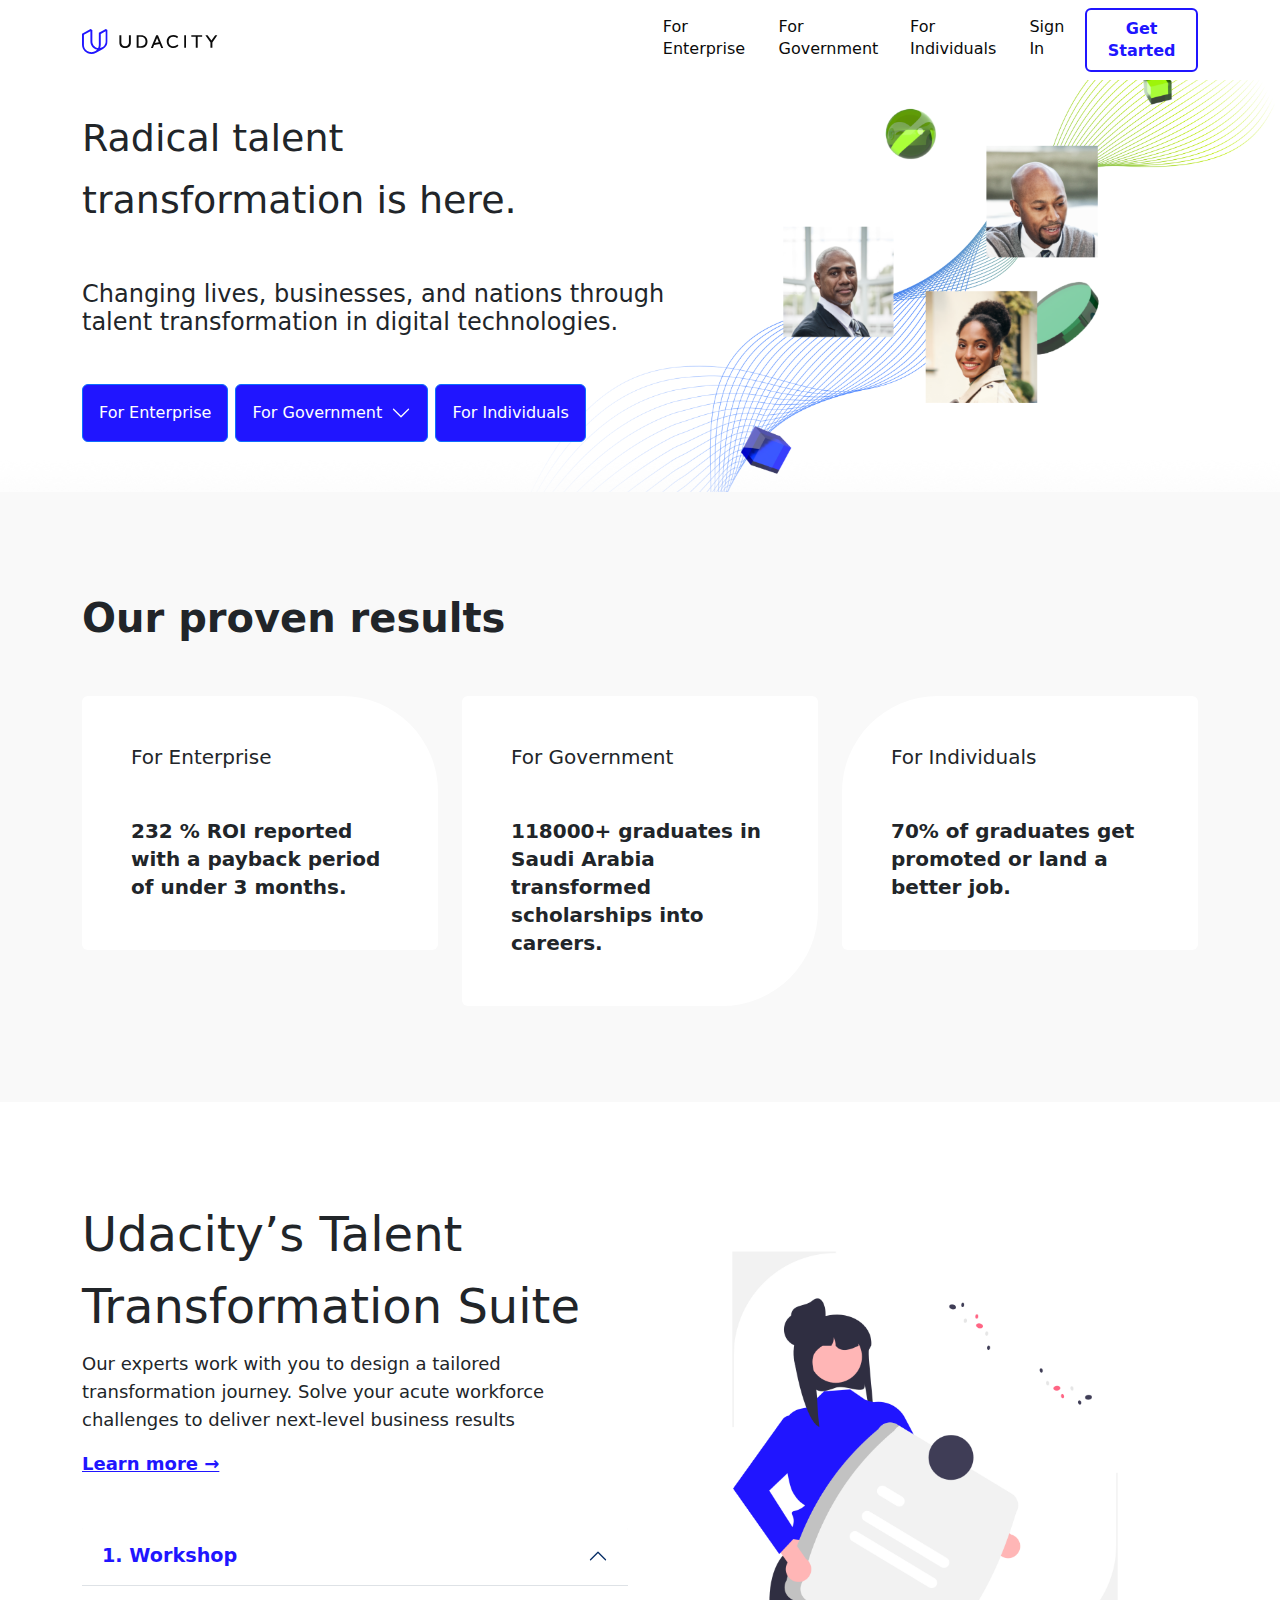
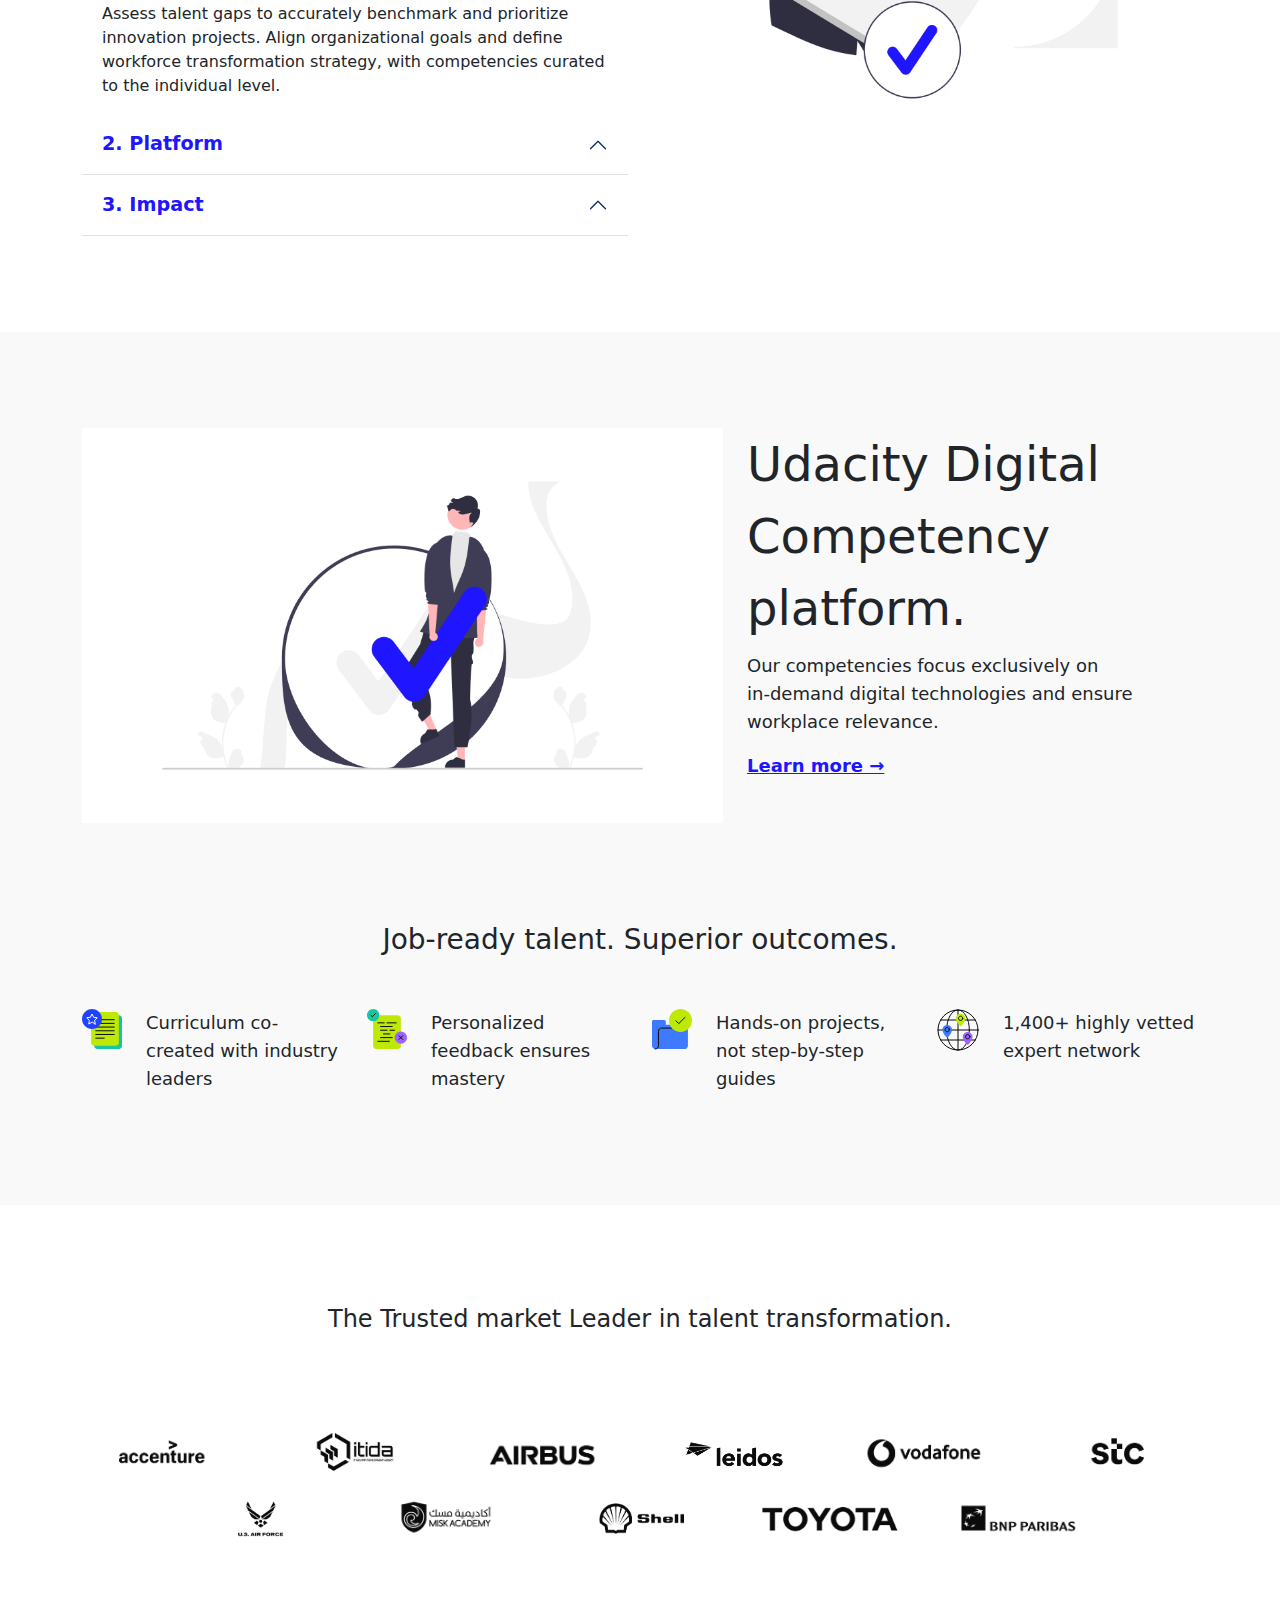
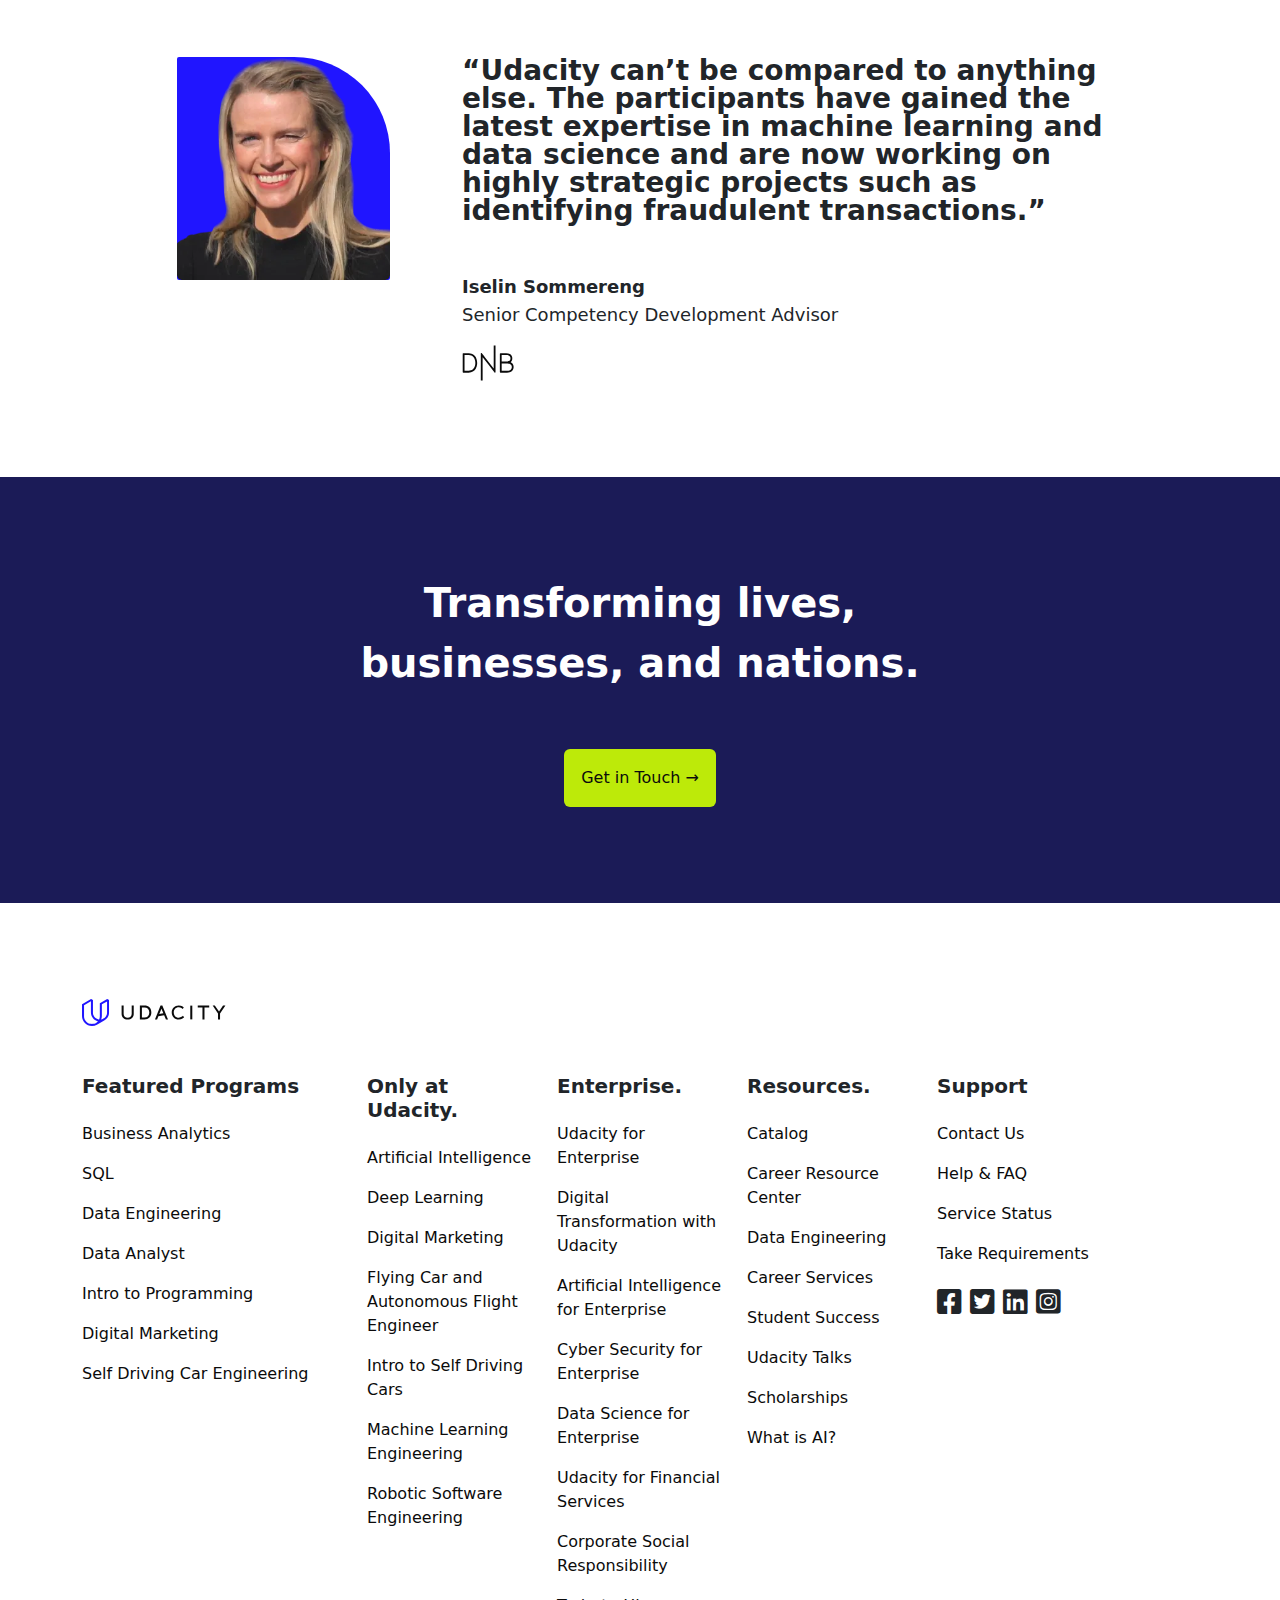
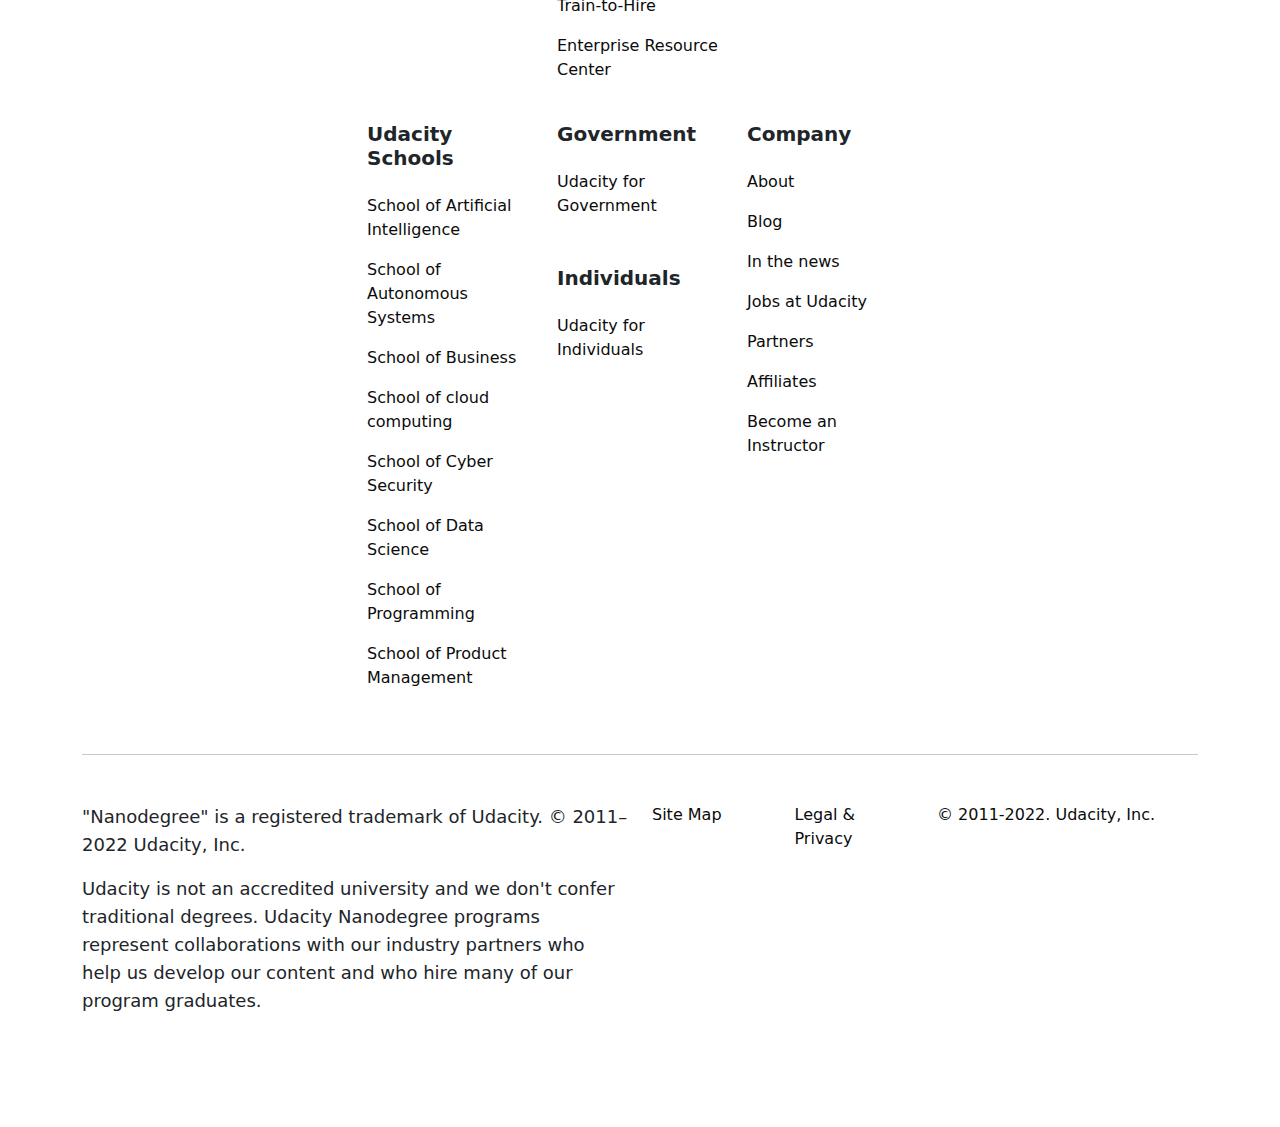
<file: index.html>
<!DOCTYPE html>
<html>
    <head>
        <meta charset="utf-8">
        <meta name="viewport" content="width=device-width, initial-scale=1.0">
        <title>Coprate Clone</title>
        <link href="public/fontawesome/css/all.min.css" rel="stylesheet">
        <link href="https://cdn.jsdelivr.net/npm/bootstrap@5.1.3/dist/css/bootstrap.min.css" rel="stylesheet" >
        <script src="https://cdn.jsdelivr.net/npm/bootstrap@5.1.3/dist/js/bootstrap.bundle.min.js"></script>
        <link rel="stylesheet" href="styles.css">
    </head>
    <body>

        <header>
            <nav class="navbar navbar-expand-md navbar-light fixed-top bg-white">
              <div class="container">
                <a class="navbar-brand" href="#">
                    <img src="logo.svg" class="img-fluid">
                </a>
                <button class="navbar-toggler" type="button" data-bs-toggle="collapse" data-bs-target="#navbarCollapse" aria-controls="navbarCollapse" aria-expanded="false" aria-label="Toggle navigation">
                  <span class="navbar-toggler-icon"></span>
                </button>
                <div class="collapse navbar-collapse" id="navbarCollapse">
                    <div>
                        &nbsp;
                    </div>
                  <ul class="navbar-nav me-auto mb-2 mb-md-0">
                    <li class="nav-item"><a class="nav-link active" aria-current="page" href="#">For Enterprise</a></li>
                    <li class="nav-item"><a class="nav-link" aria-current="page" href="#">For Government</a></li>
                    <li class="nav-item"><a class="nav-link" aria-current="page" href="#">For Individuals</a></li>
                    <li class="nav-item"><a class="nav-link" aria-current="page" href="#">Sign In</a></li>
                    <li class="nav-item"><a class="nav-link btn nav-btn" aria-current="page" href="#">Get Started</a></li>
                  </ul>
                </div>
              </div>
            </nav>
          </header>
          <section id="hero">
            <div class="container">
                <div>
                    <h1 class="heading">Radical talent <br> transformation is here.</h1>
                </div>
                <div class="tagline mt-5">
                    <p>Changing lives, businesses, and nations through <br> talent transformation in digital technologies.</p>
                </div>
                <div class="cta mt-5">
                    <div class="btn-group" role="group" aria-label="Button group with nested dropdown">
                        <button type="button" class="btn btn-primary me-2 rounded-2">For Enterprise</button>
                        <div class="btn-group me-2" role="group">
                            <button id="btnGroupDrop1" type="button" class="btn btn-primary dropdown-toggle rounded-2" data-bs-toggle="dropdown" aria-expanded="false">
                              For Government
                            </button>
                            <ul class="dropdown-menu" aria-labelledby="btnGroupDrop1">
                              <li><a class="dropdown-item" href="#">For Nations &rarr;</a></li>
                              <li><a class="dropdown-item" href="#">For Federal &rarr;</a></li>
                            </ul>
                          </div>
                        <button type="button" class="btn btn-primary rounded-2">For Individuals</button>
                      </div>
                </div>
              </div>
              </section>
              <section id="case-studies">
                <div class="container">
                  <h2 class="fs-1 fw-bold mb-5">Our proven results</h2>
                  <div class="row">
                    <div class="col-md-4">
                      <div class="card card-1 bg-white">
                        <div class="card-body p-5">
                          <h5 class="card-title">For Enterprise</h5>
                          <p class="card-text fs-5 fw-bold mt-5">232 % ROI reported with a payback period of under 3 months.</p> 
                        </div>
                      </div>  
                    </div>
                    <div class="col-md-4">
                      <div class="card card-2 bg-white">
                        <div class="card-body p-5">
                          <h5 class="card-title">For Government</h5>
                          <p class="card-text fs-5 fw-bold mt-5">118000+ graduates in Saudi Arabia transformed scholarships into careers.</p> 
                        </div>
                      </div>  
                    </div>
                    <div class="col-md-4">
                      <div class="card card-3 bg-white">
                        <div class="card-body p-5">
                          <h5 class="card-title">For Individuals</h5>
                          <p class="card-text fs-5 fw-bold mt-5">70% of graduates get promoted or land a better job.</p> 
                        </div>
                      </div>  
                    </div>
                  </div>
                </div>
              </section>
              <section id="feature">
                <div class="container">
                  <div class="row">
                    <div class="col-md-6">
                      <h2 class="heading">Udacity’s Talent Transformation Suite</h2>
                      <p>Our experts work with you to design a tailored transformation journey. Solve your acute workforce challenges to deliver next-level business results</p>
                      <p><a href="#">Learn more &rarr;</a></p>
                      <div class="accordion mt-5" id="feature-accordion">
                        <div class="accordion-item border-0 border-b">
                          <h2 class="accordion-header" id="workshop">
                            <button class="accordion-button" type="button" data-bs-toggle="collapse" data-bs-target="#workshop-collapse" aria-expanded="true" aria-controls="workshop-collapse">
                              1. Workshop
                            </button>
                          </h2>
                          <div id="workshop-collapse" class="accordion-collapse collapse show" aria-labelledby="workshop" data-bs-parent="#feature-accordion">
                            <div class="accordion-body">
                              Assess talent gaps to accurately benchmark and prioritize innovation projects. Align organizational goals and define workforce transformation strategy, with competencies curated to the individual level.
                            </div>
                          </div>
                        </div>
                        
                        <div class="accordion-item border-0 border-b">
                          <h2 class="accordion-header" id="platform">
                            <button class="accordion-button" type="button" data-bs-toggle="collapse" data-bs-target="#platform-collapse" aria-expanded="true" aria-controls="platform-collapse">
                              2. Platform
                            </button>
                          </h2>
                          <div id="platform-collapse" class="accordion-collapse collapse" aria-labelledby="platform" data-bs-parent="#feature-accordion">
                            <div class="accordion-body">
                              Easily deploy our infinitely scalable platform, optimized to enable and empower job-ready digital talent. Highly focused content—refined over 10 years with industry experts—verifies core competencies through personalized feedback.
                            </div>
                          </div>
                        </div>
                        
                        <div class="accordion-item border-0 border-b">
                          <h2 class="accordion-header" id="impact">
                            <button class="accordion-button" type="button" data-bs-toggle="collapse" data-bs-target="#impact-collapse" aria-expanded="true" aria-controls="impact-collapse">
                              3. Impact
                            </button>
                          </h2>
                          <div id="impact-collapse" class="accordion-collapse collapse" aria-labelledby="impact" data-bs-parent="#feature-accordion">
                            <div class="accordion-body">
                              Use our proven playbook to achieve targeted results that increase retention and productivity. Consistently deliver quantifiable outcomes that matter to ROI and business growth, while gaining productivity and a competitive advantage in the market.
                            </div>
                          </div>
                        </div>
                        </div>
                    </div>
                    <div class="col-md-6">
                      <div>
                        <img class="img-fluid" src="undraw_Certification_re_ifll.png">
                      </div>
                    </div>
                  </div>
                </div>
              </section>
              <section id="competency">
                <div class="container">
                  <div class="row">
                    <div class="col-md-7">
                      <div>
                        <img class="img-fluid" src="undraw_Agree_re_hor9.png">
                      </div>
                    </div>
                    <div class="col-md-5">
                      <h2 class="heading">Udacity Digital Competency platform.</h2>
                      <p>Our competencies focus exclusively on in‑demand digital technologies and ensure workplace relevance.</p>
                      <p><a href="#">Learn more &rarr;</a></p>
                    </div>
                  </div>
                  </div>
                  </section>
                  <section id="outcomes">
                    <div class="container">
                      <div class="text-center">
                        <h2 class="fs-3">Job-ready talent. Superior outcomes.</h2>
                      </div>
                  <div class="row mt-5">
                    <div class="col-md-3">
                      <div class="d-flex align-items-start">
                        <img class="me-4" src="icon-curriculum.svg">
                        <p>Curriculum co-created with industry leaders</p>
                      </div>
                    </div>
                    <div class="col-md-3">
                      <div class="d-flex align-items-start">
                        <img class="me-4" src="icon-feedback.svg">
                        <p>Personalized feedback ensures mastery</p>
                      </div>
                    </div>
                    <div class="col-md-3">
                      <div class="d-flex align-items-start">
                        <img class="me-4" src="icon-projects.svg">
                        <p>Hands-on projects, not step-by-step guides</p>
                      </div>
                    </div>
                    <div class="col-md-3">
                      <div class="d-flex align-items-start">
                        <img class="me-4" src="icon-expert-network.svg">
                        <p>1,400+ highly vetted expert network</p>
                      </div>
                    </div>
                  </div>
                </div>
              </section> 
              <section id="testimonials">
                <div class="container">
                  <div class="text-center">
                    <h2 class="fs-4"> The Trusted market Leader in talent transformation.
                    </h2>
                  </div>
                  <div class="row justify-content-center logo-cloud">
                    <div class="col-md-2">
                      <div class="d-flex align-items-center justify-content-center">
                        <img class="img-fluid" src="customer-logos-desktop3.png">
                      </div>  
                    </div>
                    <div class="col-md-2">
                      <div class="d-flex align-items-center justify-content-center">
                        <img class="img-fluid" src="itider.png">
                      </div>  
                    </div>
                    <div class="col-md-2">
                      <div class="d-flex align-items-center justify-content-center">
                        <img class="img-fluid" src="airbus.png">
                      </div>  
                    </div>
                    <div class="col-md-2">
                      <div class="d-flex align-items-center justify-content-center">
                        <img class="img-fluid" src="leidos.png">
                      </div>  
                    </div>
                    <div class="col-md-2">
                      <div class="d-flex align-items-center justify-content-center">
                        <img class="img-fluid" src="vodafone.png">
                      </div>  
                    </div>
                    <div class="col-md-2">
                      <div class="d-flex align-items-center justify-content-center">
                        <img class="img-fluid" src="stc.png">
                      </div>  
                    </div>
                    <div class="col-md-2">
                      <div class="d-flex align-items-center justify-content-center">
                        <img class="img-fluid" src="u.s-airforce.png">
                      </div>  
                    </div>
                    <div class="col-md-2">
                      <div class="d-flex align-items-center justify-content-center">
                        <img class="img-fluid" src="misc-academy.png">
                      </div>  
                    </div>
                    <div class="col-md-2">
                      <div class="d-flex align-items-center justify-content-center">
                        <img class="img-fluid" src="shell.png">
                      </div>  
                    </div>
                    <div class="col-md-2">
                      <div class="d-flex align-items-center justify-content-center">
                        <img class="img-fluid" src="toyota.png">
                      </div>  
                    </div>
                    <div class="col-md-2">
                      <div class="d-flex align-items-center justify-content-center">
                        <img class="img-fluid" src="paribas.png">
                      </div>  
                    </div>
                  </div>
                  <div class="row justify-content-center">
                    <div class="col-md-3">
                      <div class="me-5">
                        <div class="testimonial-img">
                          <img class="img-fluid pt-8" src="headshot-iselin-sommereng.webp">
                        </div>

                      </div>
                    </div>
                    <div class="col-md-7">
                      <p class="fs-3 fw-bold mt-3 mt-sm-0">“Udacity can’t be compared to anything else. The participants have gained the latest expertise in machine learning and data science and are now working on highly strategic projects such as identifying fraudulent transactions.”</p>
                      <div class="mt-5">
                        <p class="fw-bold mb-0">Iselin Sommereng</p>
                        <p>Senior Competency Development Advisor</p>
                      </div>
                      <div>
                        <img src="logo-dnb.svg">
                      </div>
                    </div>
                  </div>
                </div>
              </section>
              <section id="contact">
                  <div class="container">
                    <div class="text-center">
                      <h2 class="fw-bold fs-1 text-white headinggit">Transforming lives,<br>businesses, and nations.</h2>
                    </div>
                    <div class="text-center pt-5">
                      <div class="">
                        <button type="button" class="btn btn-green-yellow">Get in Touch &rarr;</button>
                      </div>
                    </div>
                  </div>
              </section>
              <footer>
                <div class="container">
                  <div>
                    <a class="logo-2" href="#">
                      <img src="logo.svg" class="img-fluid">
                  </a>
                  </div>
                  <div class="row mt-5 justify-content-center">
                    <div class="col-md-3">
                      <h5 class="fw-bold mb-4">Featured Programs</h5>
                      <ul class="list-unstyled">
                        <li class="mb-3"><a href="#">Business Analytics</a></li>
                        <li class="mb-3"><a href="#">SQL</a></li>
                        <li class="mb-3"><a href="#">Data Engineering</a></li>
                        <li class="mb-3"><a href="#">Data Analyst</a></li>
                        <li class="mb-3"><a href="#">Intro to Programming</a></li>
                        <li class="mb-3"><a href="#">Digital Marketing</a></li>
                        <li class="mb-3"><a href="#">Self Driving Car Engineering</a></li>
                      </ul>
                    </div>
                    <div class="col-md-2">
                      <h5 class="fw-bold mb-4">Only at Udacity.</h5>
                      <ul class="list-unstyled">
                        <li class="mb-3"><a href="#">Artificial Intelligence</a></li>
                        <li class="mb-3"><a href="#">Deep Learning</a></li>
                        <li class="mb-3"><a href="#">Digital Marketing</a></li>
                        <li class="mb-3"><a href="#">Flying Car and Autonomous Flight Engineer</a></li>
                        <li class="mb-3"><a href="#">Intro to Self Driving Cars</a></li>
                        <li class="mb-3"><a href="#">Machine Learning Engineering</a></li>
                        <li class="mb-3"><a href="#">Robotic Software Engineering</a></li>
                      </ul>
                    </div>
                    <div class="col-md-2">
                      <h5 class="fw-bold mb-4">Enterprise.</h5>
                      <ul class="list-unstyled">
                        <li class="mb-3"><a href="#">Udacity for Enterprise</a></li>
                        <li class="mb-3"><a href="#">Digital Transformation with Udacity</a></li>
                        <li class="mb-3"><a href="#">Artificial Intelligence for Enterprise</a></li>
                        <li class="mb-3"><a href="#">Cyber Security for Enterprise</a></li>
                        <li class="mb-3"><a href="#">Data Science for Enterprise</a></li>
                        <li class="mb-3"><a href="#">Udacity for Financial Services</a></li>
                        <li class="mb-3"><a href="#">Corporate Social Responsibility</a></li>
                        <li class="mb-3"><a href="#">Train-to-Hire</a></li>
                        <li class="mb-3"><a href="#">Enterprise Resource Center</a></li>
                      </ul>
                    </div>
                    <div class="col-md-2">
                      <h5 class="fw-bold mb-4">Resources.</h5>
                      <ul class="list-unstyled">
                        <li class="mb-3"><a href="#">Catalog</a></li>
                        <li class="mb-3"><a href="#">Career Resource Center</a></li>
                        <li class="mb-3"><a href="#">Data Engineering</a></li>
                        <li class="mb-3"><a href="#">Career Services</a></li>
                        <li class="mb-3"><a href="#">Student Success</a></li>
                        <li class="mb-3"><a href="#">Udacity Talks</a></li>
                        <li class="mb-3"><a href="#">Scholarships</a></li>
                        <li class="mb-3"><a href="#">What is AI?</a></li>
                      </ul>
                    </div>
                    <div class="col-md-3">
                      <h5 class="fw-bold mb-4">Support</h5>
                      <ul class="list-unstyled">
                        <li class="mb-3"><a href="#">Contact Us</a></li>
                        <li class="mb-3"><a href="#">Help & FAQ</a></li>
                        <li class="mb-3"><a href="#">Service Status</a></li>
                        <li class="mb-3"><a href="#">Take Requirements</a></li>
                      </ul>
                      <div class="mt-3">
                        <nav class="d-flex">
                          <a class="me-2 fs-3 text-dark" href="#"><i class="fab fa-facebook-square"></i></a>
                          <a class="me-2 fs-3 text-dark" href="#"><i class="fab fa-twitter-square"></i></a>
                          <a class="me-2 fs-3 text-dark" href="#"><i class="fab fa-linkedin"></i></a>
                          <a class="me-2 fs-3 text-dark" href="#"><i class="fab fa-instagram-square"></i></a>
                        </nav>
                      </div>
                    </div>
                  </div>
                  <div class="row mt-4 justify-content-center">
                    <div class="col-md-2">
                      <h5 class="fw-bold mb-4">Udacity Schools</h5>
                      <ul class="list-unstyled">
                        <li class="mb-3"><a href="#">School of Artificial Intelligence</a></li>
                        <li class="mb-3"><a href="#">School of Autonomous Systems</a></li>
                        <li class="mb-3"><a href="#">School of Business</a></li>
                        <li class="mb-3"><a href="#">School of cloud computing</a></li>
                        <li class="mb-3"><a href="#">School of Cyber Security</a></li>
                        <li class="mb-3"><a href="#">School of Data Science</a></li>
                        <li class="mb-3"><a href="#">School of Programming</a></li>
                        <li class="mb-3"><a href="#">School of Product Management</a></li>
                      </ul>
                    </div>
                    <div class="col-md-2">
                      <div>
                        <h5 class="fw-bold mb-4">Government</h5>
                      <ul class="list-unstyled">
                        <li class="mb-3"><a href="#">Udacity for Government</a></li>
                      </ul>
                      </div>
                      <div class="mt-5">
                        <h5 class="fw-bold mb-4">Individuals</h5>
                      <ul class="list-unstyled">
                        <li class="mb-3"><a href="#">Udacity for Individuals</a></li>
                      </ul>
                      </div>
                    </div>
                    <div class="col-md-2">
                      <h5 class="fw-bold mb-4">Company</h5>
                      <ul class="list-unstyled">
                        <li class="mb-3"><a href="#">About</a></li>
                        <li class="mb-3"><a href="#">Blog</a></li>
                        <li class="mb-3"><a href="#">In the news</a></li>
                        <li class="mb-3"><a href="#">Jobs at Udacity</a></li>
                        <li class="mb-3"><a href="#">Partners</a></li>
                        <li class="mb-3"><a href="#">Affiliates</a></li>
                        <li class="mb-3"><a href="#">Become an Instructor</a></li>
                      </ul>
                    </div>
                  </div>
                </div>
                <div class="container">
                  <hr class="my-5">
                </div>
                <div class="container">
                  <div class="row">
                    <div class="col-md-6 text-xm">
                      <p>"Nanodegree" is a registered trademark of Udacity. &copy; 2011–2022 Udacity, Inc.</p>
                      <p>Udacity is not an accredited university and we don't confer traditional degrees. Udacity Nanodegree programs represent collaborations with our industry partners who help us develop our content and who hire many of our program graduates.</p>
                    </div>
                    <div class="col-md-6">
                      <div class="row">
                        <div class="col-md-12">
                          <div class="row">
                            <div class="col-md-3">
                              <a href="#">Site Map</a>
                            </div>
                            <div class="col-md-3">
                              <a href="#">Legal & Privacy</a>
                            </div>
                            <div class="col-md-6">
                              <a href="#">&copy; 2011-2022. Udacity, Inc.</a>
                            </div>
                          </div>
                        </div>
                      </div>
                    </div>
                  </div>
                </div>
              </footer>
    </body>
</html>
</file>
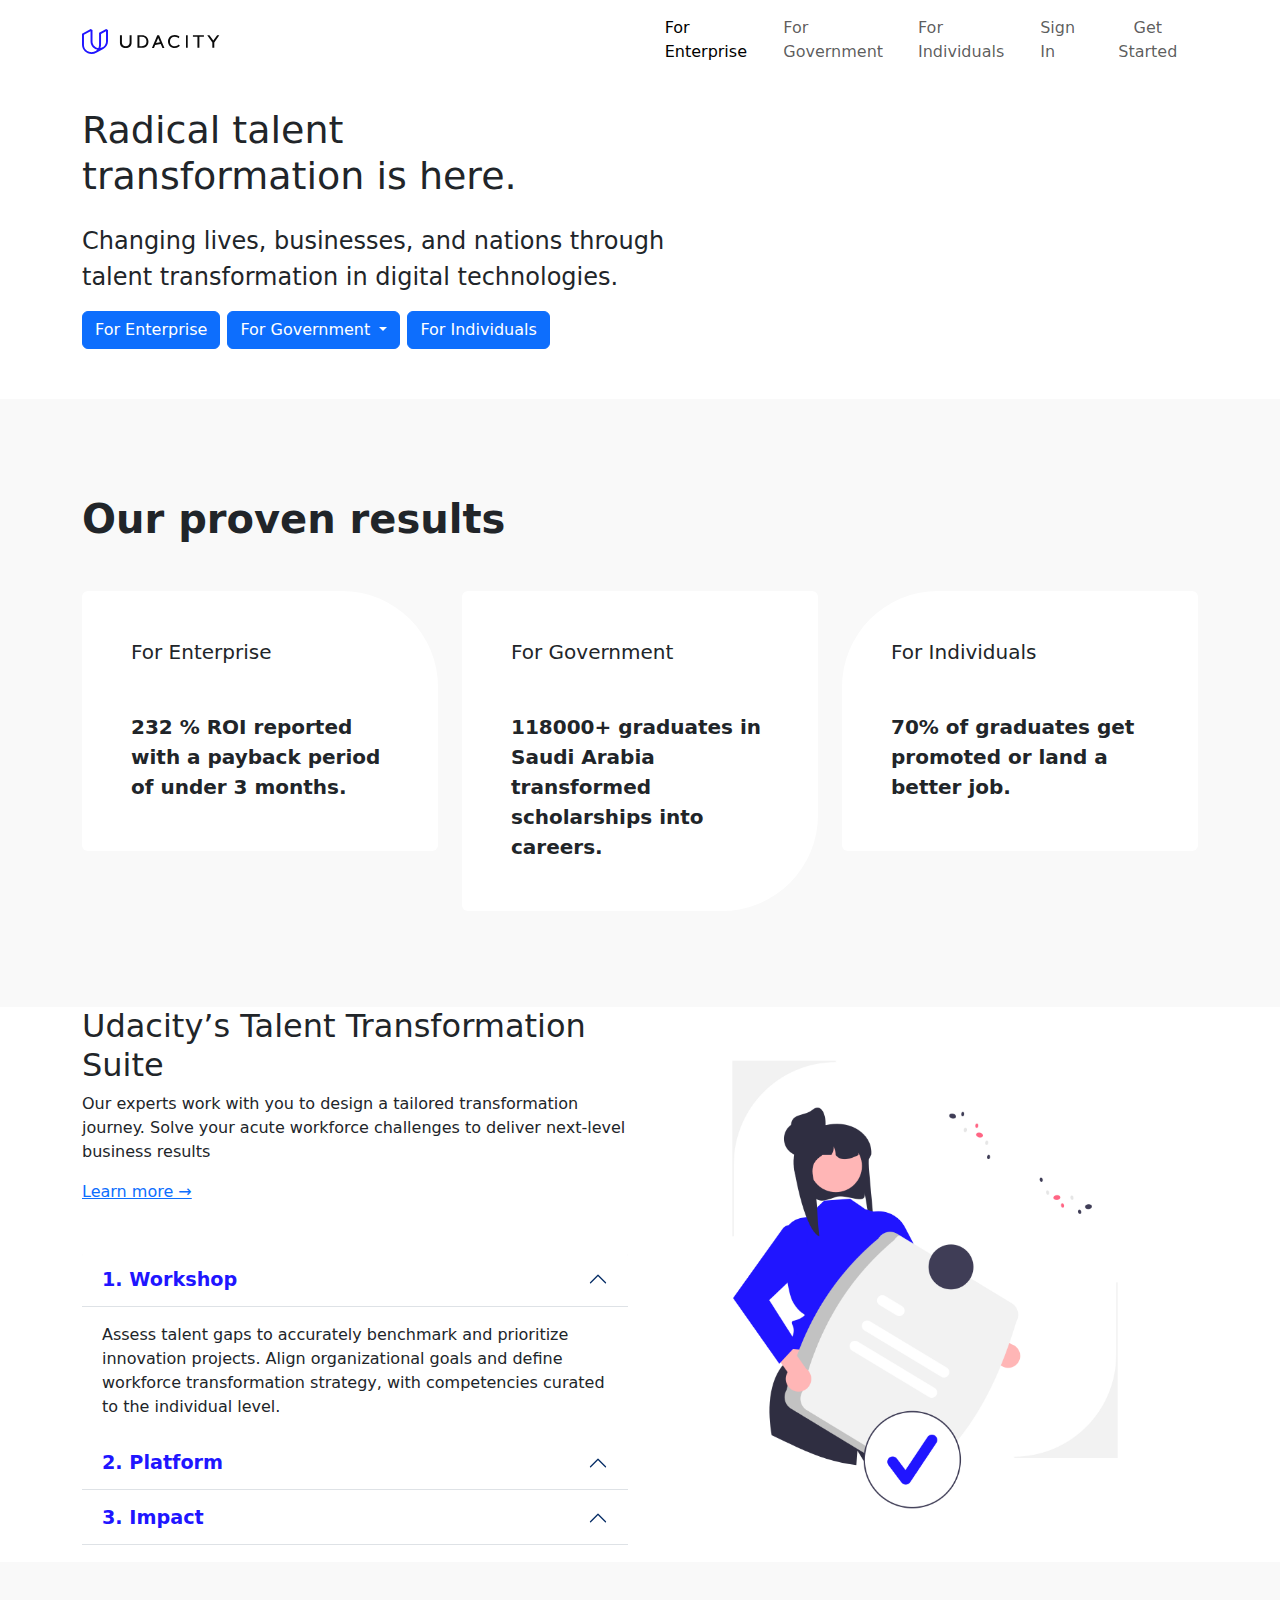
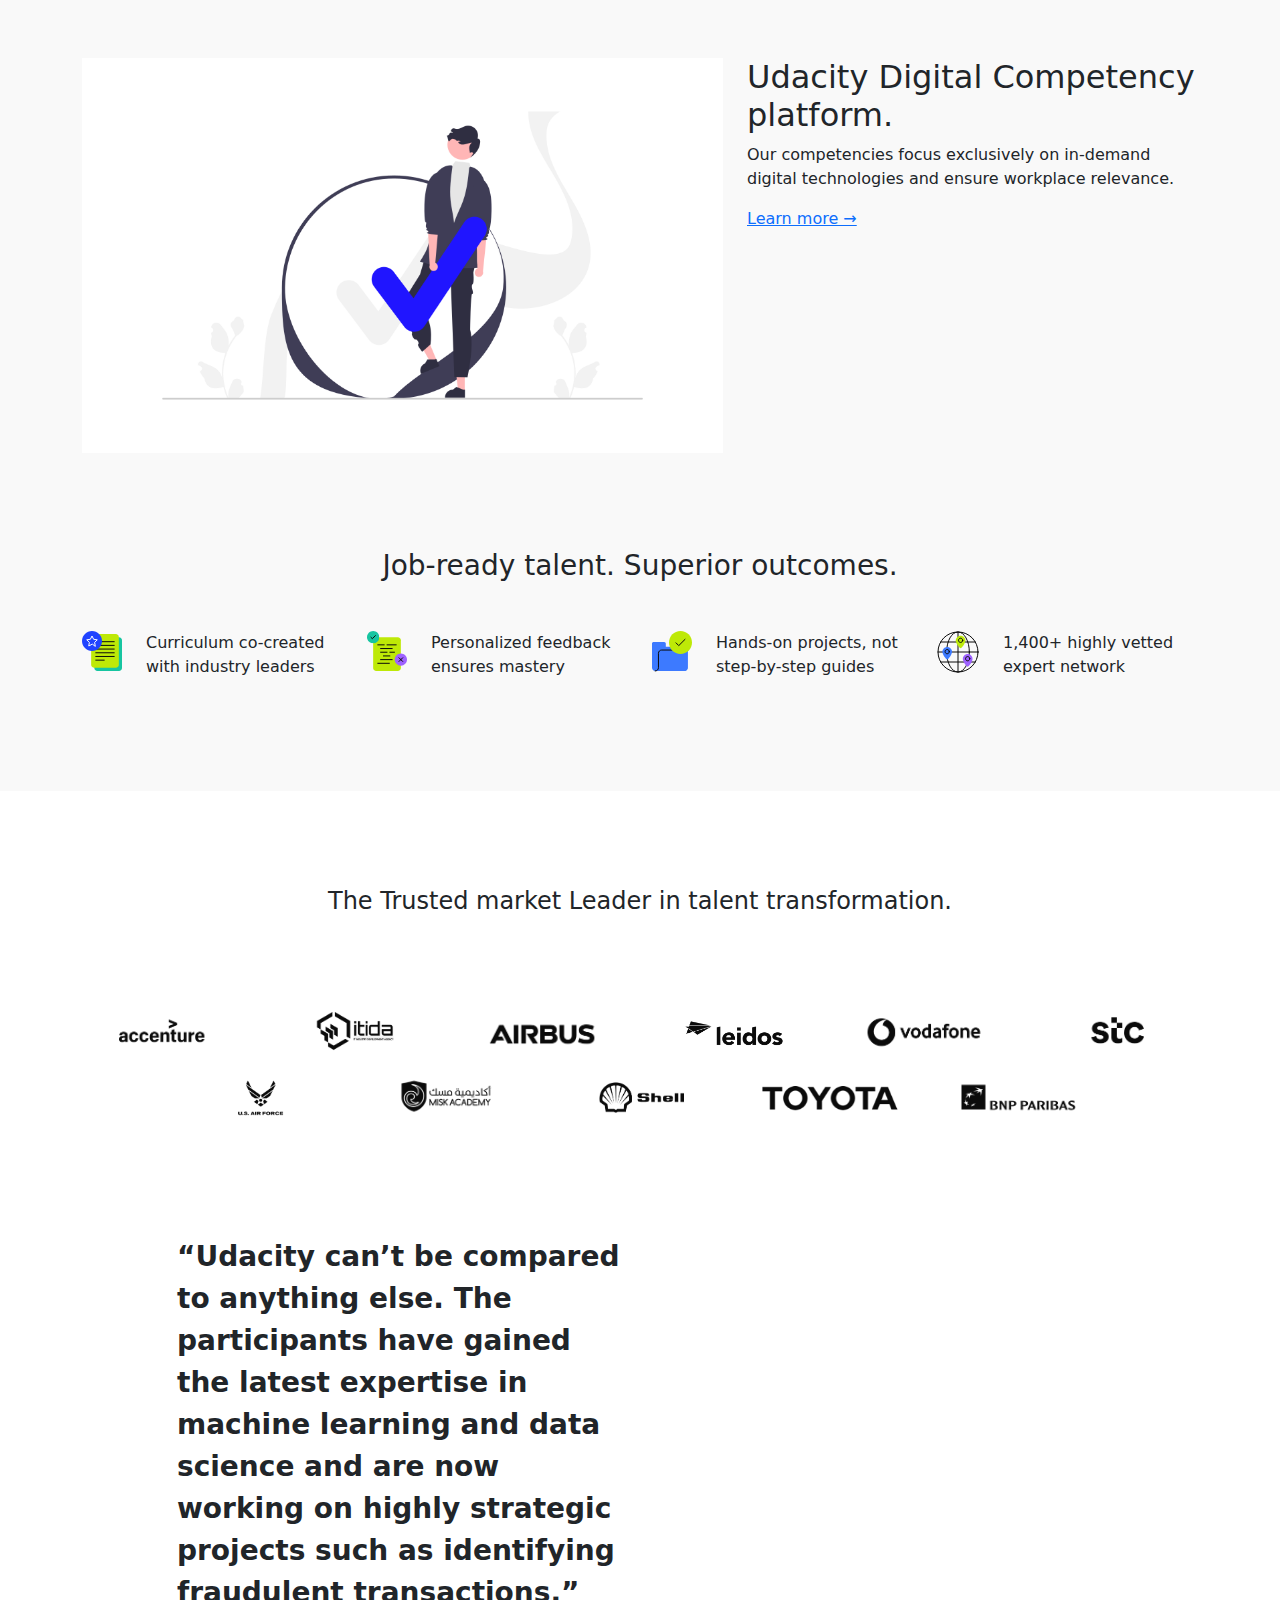
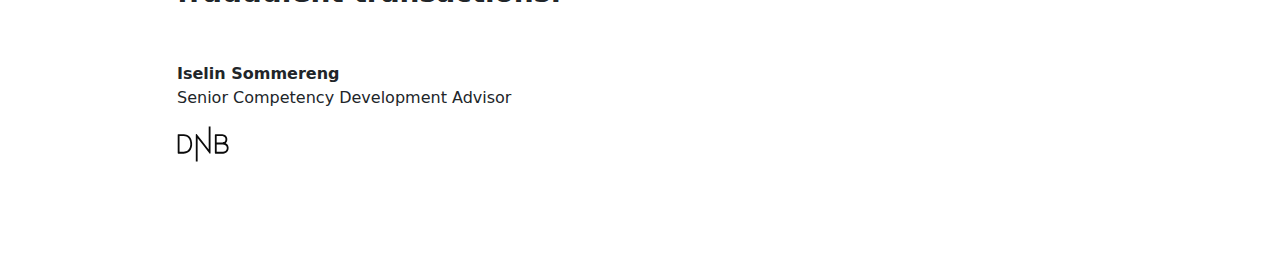
<file: Udacity/index.html>
<!DOCTYPE html>
<html>
    <head>
        <meta charset="utf-8">
        <link href="https://cdn.jsdelivr.net/npm/bootstrap@5.1.3/dist/css/bootstrap.min.css" rel="stylesheet" >
        <script src="https://cdn.jsdelivr.net/npm/bootstrap@5.1.3/dist/js/bootstrap.bundle.min.js"></script>
        <link rel="stylesheet" href="styles.css">
    </head>
    <body>

        <header>
            <nav class="navbar navbar-expand-md navbar-light fixed-top bg-white">
              <div class="container">
                <a class="navbar-brand" href="#">
                    <img src="logo.svg" class="img-fluid">
                </a>
                <button class="navbar-toggler" type="button" data-bs-toggle="collapse" data-bs-target="#navbarCollapse" aria-controls="navbarCollapse" aria-expanded="false" aria-label="Toggle navigation">
                  <span class="navbar-toggler-icon"></span>
                </button>
                <div class="collapse navbar-collapse" id="navbarCollapse">
                    <div>
                        &nbsp;
                    </div>
                  <ul class="navbar-nav me-auto mb-2 mb-md-0">
                    <li class="nav-item"><a class="nav-link active" aria-current="page" href="#">For Enterprise</a></li>
                    <li class="nav-item"><a class="nav-link" aria-current="page" href="#">For Government</a></li>
                    <li class="nav-item"><a class="nav-link" aria-current="page" href="#">For Individuals</a></li>
                    <li class="nav-item"><a class="nav-link" aria-current="page" href="#">Sign In</a></li>
                    <li class="nav-item"><a class="nav-link btn btn-outline-primary" aria-current="page" href="#">Get Started</a></li>
                  </ul>
                </div>
              </div>
            </nav>
          </header>
          <section id="hero">
            <div class="container">
                <div>
                    <h1 class="heading">Radical talent <br> transformation is here.</h1>
                </div>
                <div class="tagline mt-4">
                    <p>Changing lives, businesses, and nations through <br> talent transformation in digital technologies.</p>
                </div>
                <div class="cta mt-3">
                    <div class="btn-group" role="group" aria-label="Button group with nested dropdown">
                        <button type="button" class="btn btn-primary me-2 rounded-2">For Enterprise</button>
                        <div class="btn-group me-2" role="group">
                            <button id="btnGroupDrop1" type="button" class="btn btn-primary dropdown-toggle rounded-2" data-bs-toggle="dropdown" aria-expanded="false">
                              For Government
                            </button>
                            <ul class="dropdown-menu" aria-labelledby="btnGroupDrop1">
                              <li><a class="dropdown-item" href="#">For Nations &rarr;</a></li>
                              <li><a class="dropdown-item" href="#">For Federal &rarr;</a></li>
                            </ul>
                          </div>
                        <button type="button" class="btn btn-primary rounded-2">For Individuals</button>
                      </div>
                </div>
              </div>
              </section>
              <section id="case-studies">
                <div class="container">
                  <h2 class="fs-1 fw-bold mb-5">Our proven results</h2>
                  <div class="row">
                    <div class="col-md-4">
                      <div class="card card-1 bg-white">
                        <div class="card-body p-5">
                          <h5 class="card-title">For Enterprise</h5>
                          <p class="card-text fs-5 fw-bold mt-5">232 % ROI reported with a payback period of under 3 months.</p> 
                        </div>
                      </div>  
                    </div>
                    <div class="col-md-4">
                      <div class="card card-2 bg-white">
                        <div class="card-body p-5">
                          <h5 class="card-title">For Government</h5>
                          <p class="card-text fs-5 fw-bold mt-5">118000+ graduates in Saudi Arabia transformed scholarships into careers.</p> 
                        </div>
                      </div>  
                    </div>
                    <div class="col-md-4">
                      <div class="card card-3 bg-white">
                        <div class="card-body p-5">
                          <h5 class="card-title">For Individuals</h5>
                          <p class="card-text fs-5 fw-bold mt-5">70% of graduates get promoted or land a better job.</p> 
                        </div>
                      </div>  
                    </div>
                  </div>
                </div>
              </section>
              <section id="feature">
                <div class="container">
                  <div class="row">
                    <div class="col-md-6">
                      <h2>Udacity’s Talent Transformation Suite</h2>
                      <p>Our experts work with you to design a tailored transformation journey. Solve your acute workforce challenges to deliver next-level business results</p>
                      <p><a href="#">Learn more &rarr;</a></p>
                      <div class="accordion mt-5" id="feature-accordion">
                        <div class="accordion-item border-0 border-b">
                          <h2 class="accordion-header" id="workshop">
                            <button class="accordion-button" type="button" data-bs-toggle="collapse" data-bs-target="#workshop-collapse" aria-expanded="true" aria-controls="workshop-collapse">
                              1. Workshop
                            </button>
                          </h2>
                          <div id="workshop-collapse" class="accordion-collapse collapse show" aria-labelledby="workshop" data-bs-parent="#feature-accordion">
                            <div class="accordion-body">
                              Assess talent gaps to accurately benchmark and prioritize innovation projects. Align organizational goals and define workforce transformation strategy, with competencies curated to the individual level.
                            </div>
                          </div>
                        </div>
                        
                        <div class="accordion-item border-0 border-b">
                          <h2 class="accordion-header" id="platform">
                            <button class="accordion-button" type="button" data-bs-toggle="collapse" data-bs-target="#platform-collapse" aria-expanded="true" aria-controls="platform-collapse">
                              2. Platform
                            </button>
                          </h2>
                          <div id="platform-collapse" class="accordion-collapse collapse" aria-labelledby="platform" data-bs-parent="#feature-accordion">
                            <div class="accordion-body">
                              Easily deploy our infinitely scalable platform, optimized to enable and empower job-ready digital talent. Highly focused content—refined over 10 years with industry experts—verifies core competencies through personalized feedback.
                            </div>
                          </div>
                        </div>
                        
                        <div class="accordion-item border-0 border-b">
                          <h2 class="accordion-header" id="impact">
                            <button class="accordion-button" type="button" data-bs-toggle="collapse" data-bs-target="#impact-collapse" aria-expanded="true" aria-controls="impact-collapse">
                              3. Impact
                            </button>
                          </h2>
                          <div id="impact-collapse" class="accordion-collapse collapse" aria-labelledby="impact" data-bs-parent="#feature-accordion">
                            <div class="accordion-body">
                              Use our proven playbook to achieve targeted results that increase retention and productivity. Consistently deliver quantifiable outcomes that matter to ROI and business growth, while gaining productivity and a competitive advantage in the market.
                            </div>
                          </div>
                        </div>
                        </div>
                    </div>
                    <div class="col-md-6">
                      <div>
                        <img class="img-fluid" src="undraw_Certification_re_ifll.png">
                      </div>
                    </div>
                  </div>
                </div>
              </section>
              <section id="competency">
                <div class="container">
                  <div class="row">
                    <div class="col-md-7">
                      <div>
                        <img class="img-fluid" src="undraw_Agree_re_hor9.png">
                      </div>
                    </div>
                    <div class="col-md-5">
                      <h2>Udacity Digital Competency platform.</h2>
                      <p>Our competencies focus exclusively on in‑demand digital technologies and ensure workplace relevance.</p>
                      <p><a href="#">Learn more &rarr;</a></p>
                    </div>
                  </div>
                  </div>
                  </section>
                  <section id="outcomes">
                    <div class="container">
                      <div class="text-center">
                        <h2 class="fs-3">Job-ready talent. Superior outcomes.</h2>
                      </div>
                  <div class="row mt-5">
                    <div class="col-md-3">
                      <div class="d-flex align-items-start">
                        <img class="me-4" src="icon-curriculum.svg">
                        <p>Curriculum co-created with industry leaders</p>
                      </div>
                    </div>
                    <div class="col-md-3">
                      <div class="d-flex align-items-start">
                        <img class="me-4" src="icon-feedback.svg">
                        <p>Personalized feedback ensures mastery</p>
                      </div>
                    </div>
                    <div class="col-md-3">
                      <div class="d-flex align-items-start">
                        <img class="me-4" src="icon-projects.svg">
                        <p>Hands-on projects, not step-by-step guides</p>
                      </div>
                    </div>
                    <div class="col-md-3">
                      <div class="d-flex align-items-start">
                        <img class="me-4" src="icon-expert-network.svg">
                        <p>1,400+ highly vetted expert network</p>
                      </div>
                    </div>
                  </div>
                </div>
              </section> 
              <section id="testimonials">
                <div class="container">
                  <div class="text-center">
                    <h2 class="fs-4"> The Trusted market Leader in talent transformation.
                    </h2>
                  </div>
                  <div class="row justify-content-center logo-cloud">
                    <div class="col-md-2">
                      <div class="d-flex align-items-center justify-content-center">
                        <img class="img-fluid" src="customer-logos-desktop3.png">
                      </div>  
                    </div>
                    <div class="col-md-2">
                      <div class="d-flex align-items-center justify-content-center">
                        <img class="img-fluid" src="itider.png">
                      </div>  
                    </div>
                    <div class="col-md-2">
                      <div class="d-flex align-items-center justify-content-center">
                        <img class="img-fluid" src="airbus.png">
                      </div>  
                    </div>
                    <div class="col-md-2">
                      <div class="d-flex align-items-center justify-content-center">
                        <img class="img-fluid" src="leidos.png">
                      </div>  
                    </div>
                    <div class="col-md-2">
                      <div class="d-flex align-items-center justify-content-center">
                        <img class="img-fluid" src="vodafone.png">
                      </div>  
                    </div>
                    <div class="col-md-2">
                      <div class="d-flex align-items-center justify-content-center">
                        <img class="img-fluid" src="stc.png">
                      </div>  
                    </div>
                    <div class="col-md-2">
                      <div class="d-flex align-items-center justify-content-center">
                        <img class="img-fluid" src="u.s-airforce.png">
                      </div>  
                    </div>
                    <div class="col-md-2">
                      <div class="d-flex align-items-center justify-content-center">
                        <img class="img-fluid" src="misc-academy.png">
                      </div>  
                    </div>
                    <div class="col-md-2">
                      <div class="d-flex align-items-center justify-content-center">
                        <img class="img-fluid" src="shell.png">
                      </div>  
                    </div>
                    <div class="col-md-2">
                      <div class="d-flex align-items-center justify-content-center">
                        <img class="img-fluid" src="toyota.png">
                      </div>  
                    </div>
                    <div class="col-md-2">
                      <div class="d-flex align-items-center justify-content-center">
                        <img class="img-fluid" src="paribas.png">
                      </div>  
                    </div>
                  </div>
                  <div class="row">
                    <div class="col-md-1">
                    
                    </div>
                    <div class="col-md-5">
                      <p class="fs-3 fw-bold">“Udacity can’t be compared to anything else. The participants have gained the latest expertise in machine learning and data science and are now working on highly strategic projects such as identifying fraudulent transactions.”</p>
                      <div class="mt-5">
                        <p class="fw-bold mb-0">Iselin Sommereng</p>
                        <p>Senior Competency Development Advisor</p>
                      </div>
                      <div>
                        <img src="logo-dnb.svg">
                      </div>
                    </div>
                  </div>
                </div>
              </section>
    </body>
</html>
</file>
<file: styles.css>
h1{
    font-size: 3rem;
    line-height: 1.625;
}
h2{
    font-size: 3rem;
    line-height: 1.5;
}
p{
    font-size: 1.125rem;
    line-height: 1.75rem;
}
.main-container{
    padding-left: 6rem;
    margin-top: 150px;
    font-size: 0.8cm;
}
.navbar-nav{
    padding-left: 26rem;
}
#hero{
    margin-top: 58px;
    padding-top: 50px;
    padding-bottom: 50px;
    background-image: url("homepage-hero.png");
    background-position: center;
    background-repeat: no-repeat;
    background-size: cover;
}
#hero .heading{
    font-size: 2.375rem;
}
#hero .tagline p{
    font-size: 1.5rem;
}
#feature{
    padding-top: 6rem;
    padding-bottom: 6rem;
}
#case-studies{
    background-color: #f9f9f9;
    padding-top: 6rem;
    padding-bottom: 6rem;
}
#case-studies .card{
    border-color: transparent;
    cursor: pointer;
}
#case-studies .card:hover{
    box-shadow: 5px 5px 20px 0 rgba(0,0,0,0.2);
}
#case-studies .card-1{
    border-top-right-radius: 6rem;
}
#case-studies .card-2{
    border-bottom-right-radius: 6rem;
}
#case-studies .card-3{
    border-top-left-radius: 6rem;
}
.accordion-button{
    font-size: 1.2rem;
    font-weight: bold;
}
.accordion-button:not(.collapsed) {
    color: #2015ff;
    background-color: transparent;
}
#competency{
    padding-top: 6rem;
    padding-bottom: 6rem;
    background-color: #f9f9f9;
}
#outcomes{
    background-color: #f9f9f9;
    padding-bottom: 6rem;
}
#testimonials{
    padding-top: 6rem;
    padding-bottom: 6rem;
}
#testimonials .logo-cloud{
    margin-top: 6rem;
    margin-bottom: 6rem;
}
#testimonials .logo-cloud img{
    max-height: 40px;
    margin-bottom: 1.5rem;
}
#testimonials .testimonial-img{
    border-radius: 2px;
    border-top-right-radius: 6rem;
    background-color: #2015ff;
}
#contact{
    background-color: #1b1b57;
    padding-top: 6rem;
    padding-bottom: 6rem;
}
.navbar-light .navbar-nav .nav-link {
    color: #0b0b0b;
    font-size: 1rem;
    line-height: 1.375rem;
}
.navbar-light .navbar-nav .nav-link.nav-btn{
    color:#2015ff;
}
.navbar-nav .nav-link.nav-btn{
    border: 2px solid #2015ff;
    font-weight: bold;
    padding: 0.5rem;
}
.navbar-nav .nav-link.nav-btn:hover{
    color:white;
    background-color: #2015ff;
}
.btn{
    padding: 1rem;
    font-size: 1rem;
}
.btn-green-yellow{
    background-color: #bdea09;
    color: #0b0b0b;
}
.btn-primary{
    background-color: #2015ff;
    color: white;
}
.btn-primary:hover{
    background-color: #170dc5;
}
a:not(.nav-link){
    color:#2015ff;
    font-weight:bold;

}
.dropdown-toggle::after {
    flex-shrink: 0;
    width: 1.25rem;
    height: 1.25rem;
    margin-left: 0.255em;
    content: "";
    background-image: url("data:image/svg+xml,<svg xmlns='http://www.w3.org/2000/svg' viewBox='0 0 16 16' fill='%23ffffff'><path fill-rule='evenodd' d='M1.646 4.646a.5.5 0 0 1 .708 0L8 10.293l5.646-5.647a.5.5 0 0 1 .708.708l-6 6a.5.5 0 0 1-.708 0l-6-6a.5.5 0 0 1 0-.708z'/></svg>");
    background-repeat: no-repeat;
    background-size: 1.25rem;
    transition: transform .2s ease-in-out;
    display: inline-block;
    border: 0;
    vertical-align: middle;

}

footer{
    padding-top: 6rem;
    padding-bottom: 6rem;
}
footer a:not(.nav-link){
    color: #0b0b0b;
    text-decoration: none;
    font-weight: 400;
}
footer a:hover{
    color:#2015ff;
}
.text-xm{
    font-size: 00.85rem;
}
</file>
<file: Udacity/styles.css>
.main-container{
    padding-left: 6rem;
    margin-top: 150px;
    font-size: 0.8cm;
}
.navbar-nav{
    padding-left: 26rem;
}
#hero{
    margin-top: 58px;
    padding-top: 50px;
    padding-bottom: 50px;
}
#hero .heading{
    font-size: 2.375rem;
}
#hero .tagline p{
    font-size: 1.5rem;
}
#case-studies{
    background-color: #f9f9f9;
    padding-top: 6rem;
    padding-bottom: 6rem;
}
#case-studies .card{
    border-color: transparent;
    cursor: pointer;
}
#case-studies .card:hover{
    box-shadow: 5px 5px 20px 0 rgba(0,0,0,0.2);
}
#case-studies .card-1{
    border-top-right-radius: 6rem;
}
#case-studies .card-2{
    border-bottom-right-radius: 6rem;
}
#case-studies .card-3{
    border-top-left-radius: 6rem;
}
.accordion-button{
    font-size: 1.2rem;
    font-weight: bold;
}
.accordion-button:not(.collapsed) {
    color: #2015ff;
    background-color: transparent;
}
#competency{
    padding-top: 6rem;
    padding-bottom: 6rem;
    background-color: #f9f9f9;
}
#outcomes{
    background-color: #f9f9f9;
    padding-bottom: 6rem;
}
#testimonials{
    padding-top: 6rem;
    padding-bottom: 6rem;
}
#testimonials .logo-cloud{
    margin-top: 6rem;
    margin-bottom: 6rem;
}
#testimonials .logo-cloud img{
    max-height: 40px;
    margin-bottom: 1.5rem;
}
</file>
